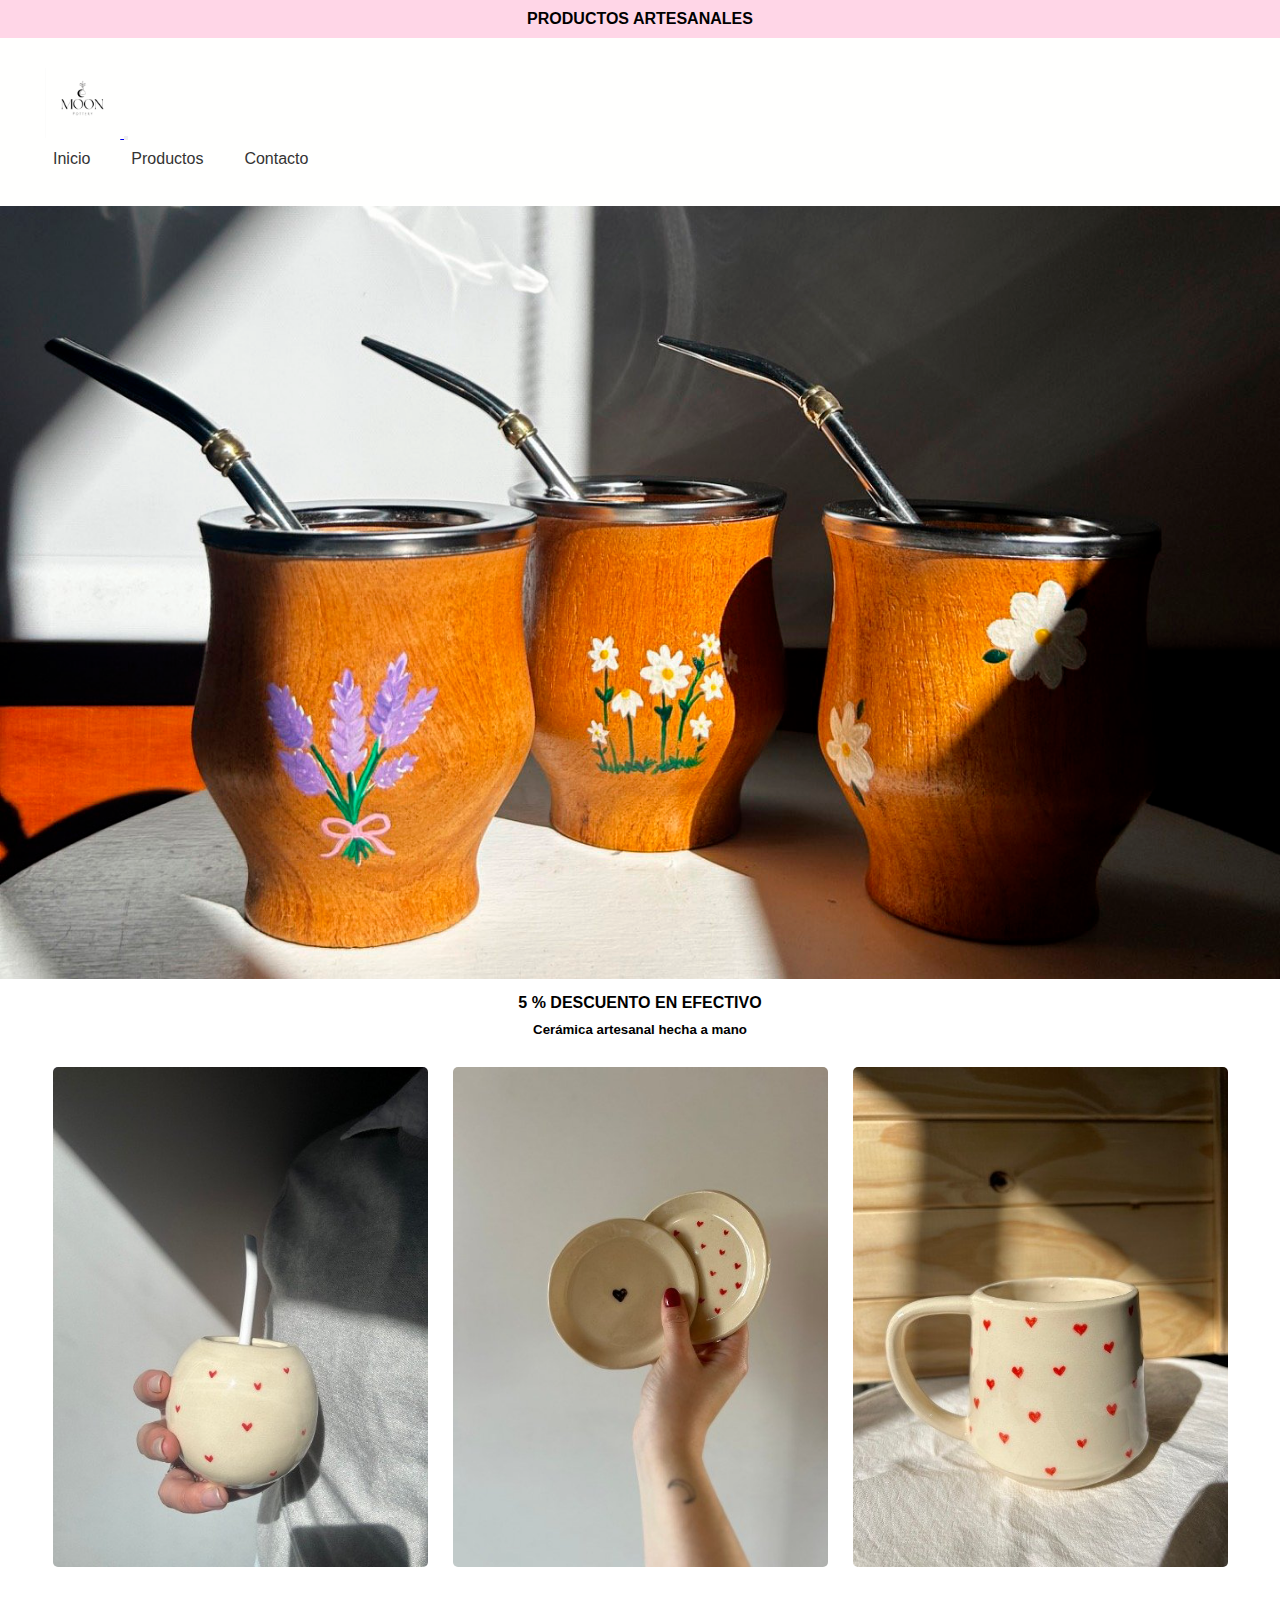
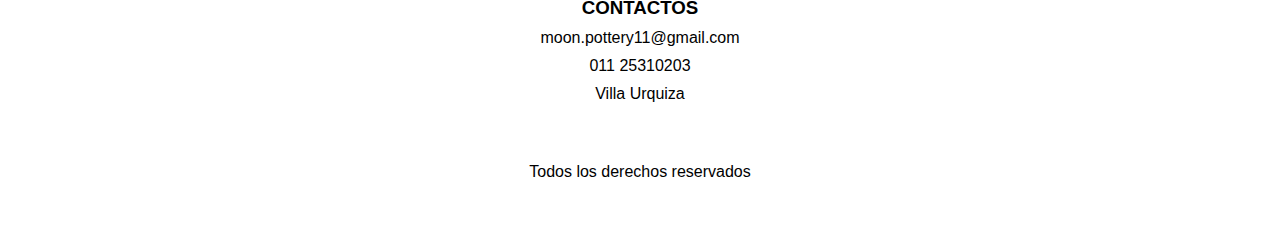
<file: index.html>
<!DOCTYPE html>
<html lang="en">
<head>
    <meta charset="UTF-8">
    <meta name="viewport" content="width=device-width, initial-scale=1.0">
    <!-- link bt -->
     <link href="https://cdn.jsdelivr.net/npm/bootstrap@5.3.8/dist/css/bootstrap.min.css" rel="stylesheet" integrity="sha384-sRIl4kxILFvY47J16cr9ZwB07vP4J8+LH7qKQnuqkuIAvNWLzeN8tE5YBujZqJLB" crossorigin="anonymous">
    <!-- link de mi css -->
     <link rel="stylesheet" href="CSS/Style.css">
     
    <title>Tienda Online - Moon Pottery</title>
</head>
<!--etiqueta para el banner principal  -->
<body> 

   <h1 class="banner-rosa">  PRODUCTOS ARTESANALES
</h1>

    <header>
        <!-- etiqueta para las img -->
        <nav class="navbar navbar-expand-lg navbar-light bg-rosa w-100">
  <div class="container-fluid">

    <!-- Logo a la izquierda -->
    <a class="navbar-brand" href="index.html">
      <img src="img/logo.png" height="60" alt="Moon Pottery">
    </a>

    <!-- Botón hamburguesa a la derecha -->
    <button class="navbar-toggler" type="button" data-bs-toggle="collapse" data-bs-target="#navbarNav" 
      aria-controls="navbarNav" aria-expanded="false" aria-label="Toggle navigation">
      <span class="navbar-toggler-icon"></span>
    </button>

    <!-- Menú alineado a la derecha -->
    <div class="collapse navbar-collapse justify-content-end" id="navbarNav">
      <ul class="navbar-nav">
        <li class="nav-item">
          <a class="nav-link" href="index.html">Inicio</a>
        </li>
        <li class="nav-item">
          <a class="nav-link" href="pages/productos.html">Productos</a>
        </li>
        <li class="nav-item">
          <a class="nav-link" href="pages/contacto.html">Contacto</a>
        </li>
      </ul>
    </div>

  </div>
</nav>

    </header>

    <!-- etiqueta para el contenido principal -->
     <main>
        <!-- titulo de mi pagina -->

         <!-- imagenes de portada  -->
          <img src="img/portada.jpg" alt="portada moon pottery" class="portada">
          
         <!-- CSS, estilos en lineas -->
         
         <h4> 5 % DESCUENTO EN EFECTIVO </h4>
         <h5> Cerámica artesanal hecha a mano</h5>

         <!-- imagenes de producto  -->
          
         <div class="contenedor-imagenes">
            
          <img src="img/mate.jpg" alt="">
          <img src="img/platos.jpg" alt="">
          <img src="img/taza.jpg" alt="">
          </div>

     </main>
     <!-- datos de contacto -->
      <section class="productos">
        <article>
        <h3>CONTACTOS</h3>
            <p>moon.pottery11@gmail.com</p>
             <p> 011 25310203</p> 
              <p>Villa Urquiza</p> 
        </article>
      </section>

    <!-- etiqueta para el pie de pagina -->
     <footer>
        <p style="text-align: center; font-family: Arial, Helvetica, sans-serif;margin: 30px;"> Todos los derechos reservados</p>
    </footer>

<!-- script js -->
 <script src="https://cdn.jsdelivr.net/npm/bootstrap@5.3.8/dist/js/bootstrap.bundle.min.js" integrity="sha384-FKyoEForCGlyvwx9Hj09JcYn3nv7wiPVlz7YYwJrWVcXK/BmnVDxM+D2scQbITxI" crossorigin="anonymous"></script>
</body>
</html>
</file>
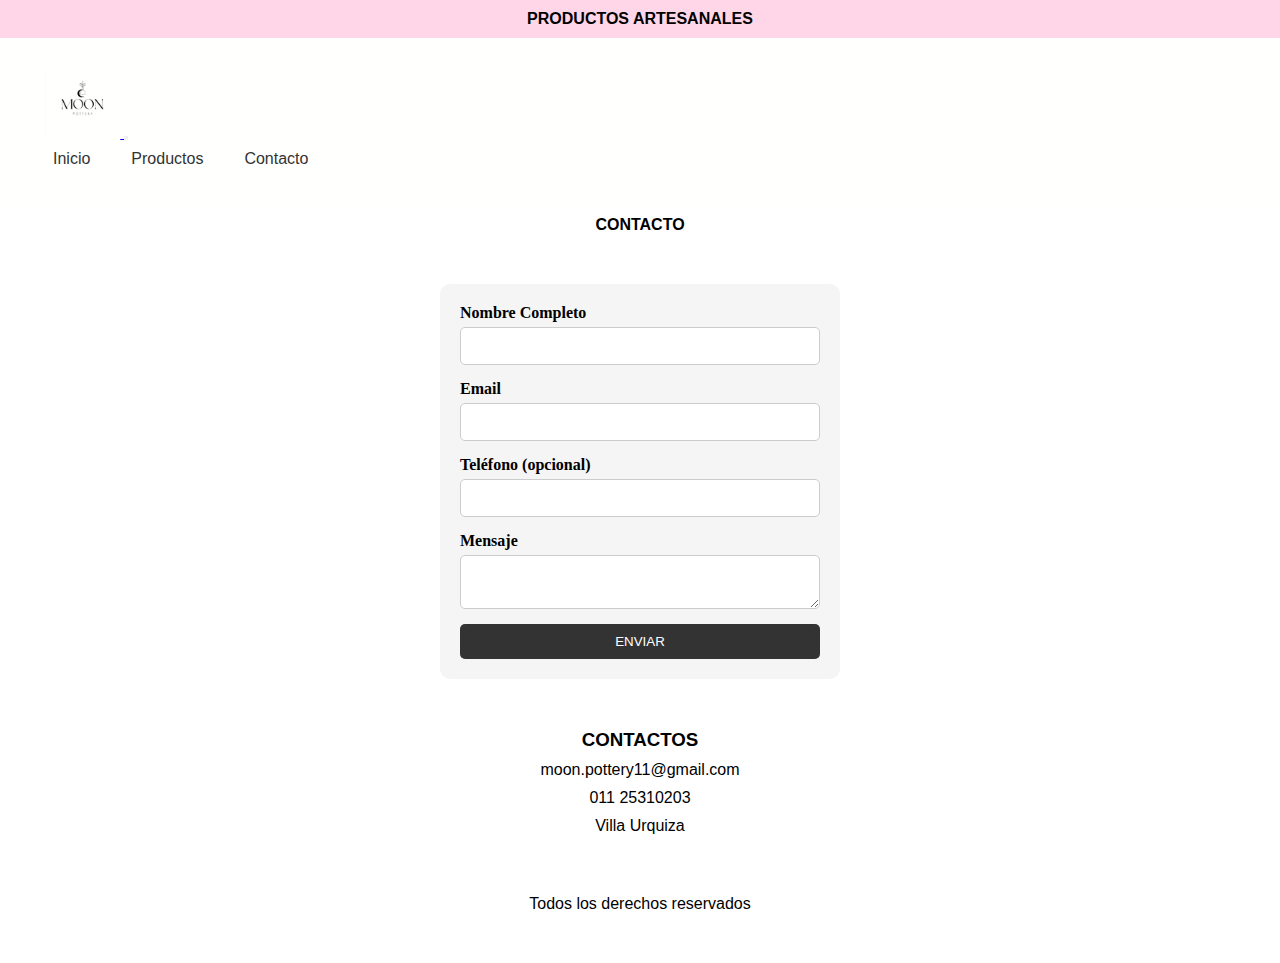
<file: pages/contacto.html>
<!DOCTYPE html>
<html lang="en">
<head>
    <meta charset="UTF-8">
    <meta name="viewport" content="width=device-width, initial-scale=1.0">
     <!-- link bt -->
      <link href="https://cdn.jsdelivr.net/npm/bootstrap@5.3.8/dist/css/bootstrap.min.css" rel="stylesheet" integrity="sha384-sRIl4kxILFvY47J16cr9ZwB07vP4J8+LH7qKQnuqkuIAvNWLzeN8tE5YBujZqJLB" crossorigin="anonymous">
    <link rel="stylesheet" href="../CSS/Style.css">
       <title>Contacto</title>
</head>
 <!--etiqueta para el banner principal  -->
<body>
   <h1 class="banner-rosa">  PRODUCTOS ARTESANALES
</h1>
   
    <header>
        <!-- etiqueta para las img -->
        <nav class="navbar navbar-expand-lg navbar-light bg-rosa w-100">
  <div class="container-fluid">

    <!-- Logo a la izquierda -->
    <a class="navbar-brand" href="../index.html">
      <img src="../img/logo.png" height="60" alt="Moon Pottery">
    </a>

    <!-- Botón hamburguesa a la derecha -->
    <button class="navbar-toggler" type="button" data-bs-toggle="collapse" data-bs-target="#navbarNav" 
      aria-controls="navbarNav" aria-expanded="false" aria-label="Toggle navigation">
      <span class="navbar-toggler-icon"></span>
    </button>

    <!-- Menú alineado a la derecha -->
    <div class="collapse navbar-collapse justify-content-end" id="navbarNav">
      <ul class="navbar-nav">
        <li class="nav-item">
          <a class="nav-link" href="../index.html">Inicio</a>
        </li>
        <li class="nav-item">
          <a class="nav-link" href="../pages/productos.html">Productos</a>
        </li>
        <li class="nav-item">
          <a class="nav-link" href="../pages/contacto.html">Contacto</a>
        </li>
      </ul>
    </div>

  </div>
</nav>

    </header>

    <!-- etiqueta para el contenido principal -->
    <main>
    <h4>CONTACTO</h4>

    <form class="formulario">
        <div class="form-group">
            <label for="nombre">Nombre Completo</label>
            <input type="text" id="nombre" class="mi-input">
        </div>

        <div class="form-group">
            <label for="email">Email</label>
            <input type="text" id="email" class="mi-input">
        </div>

        <div class="form-group">
            <label for="telefono">Teléfono (opcional)</label>
            <input type="text" id="telefono" class="mi-input">
        </div>

        <div class="form-group">
            <label for="mensaje">Mensaje</label>
            <textarea id="mensaje" class="mi-input"></textarea>
        </div>

        <button class="mi-boton">ENVIAR</button>
    </form>
</main>

     <!-- datos de contacto -->
      <section class="productos">
        <article>
        <h3>CONTACTOS</h3>
            <p>moon.pottery11@gmail.com</p>
            <p> 011 25310203</p> 
            <p>Villa Urquiza</p> 
        </article>
      </section>

    <!-- etiqueta para el pie de pagina -->
     <footer>
        <p style="text-align: center;font-family: Arial, Helvetica, sans-serif;margin: 30px;"> Todos los derechos reservados</p>
    </footer>
    <!-- script js -->
     <script src="https://cdn.jsdelivr.net/npm/bootstrap@5.3.8/dist/js/bootstrap.bundle.min.js" integrity="sha384-FKyoEForCGlyvwx9Hj09JcYn3nv7wiPVlz7YYwJrWVcXK/BmnVDxM+D2scQbITxI" crossorigin="anonymous"></script>
</body>
</html>
</file>
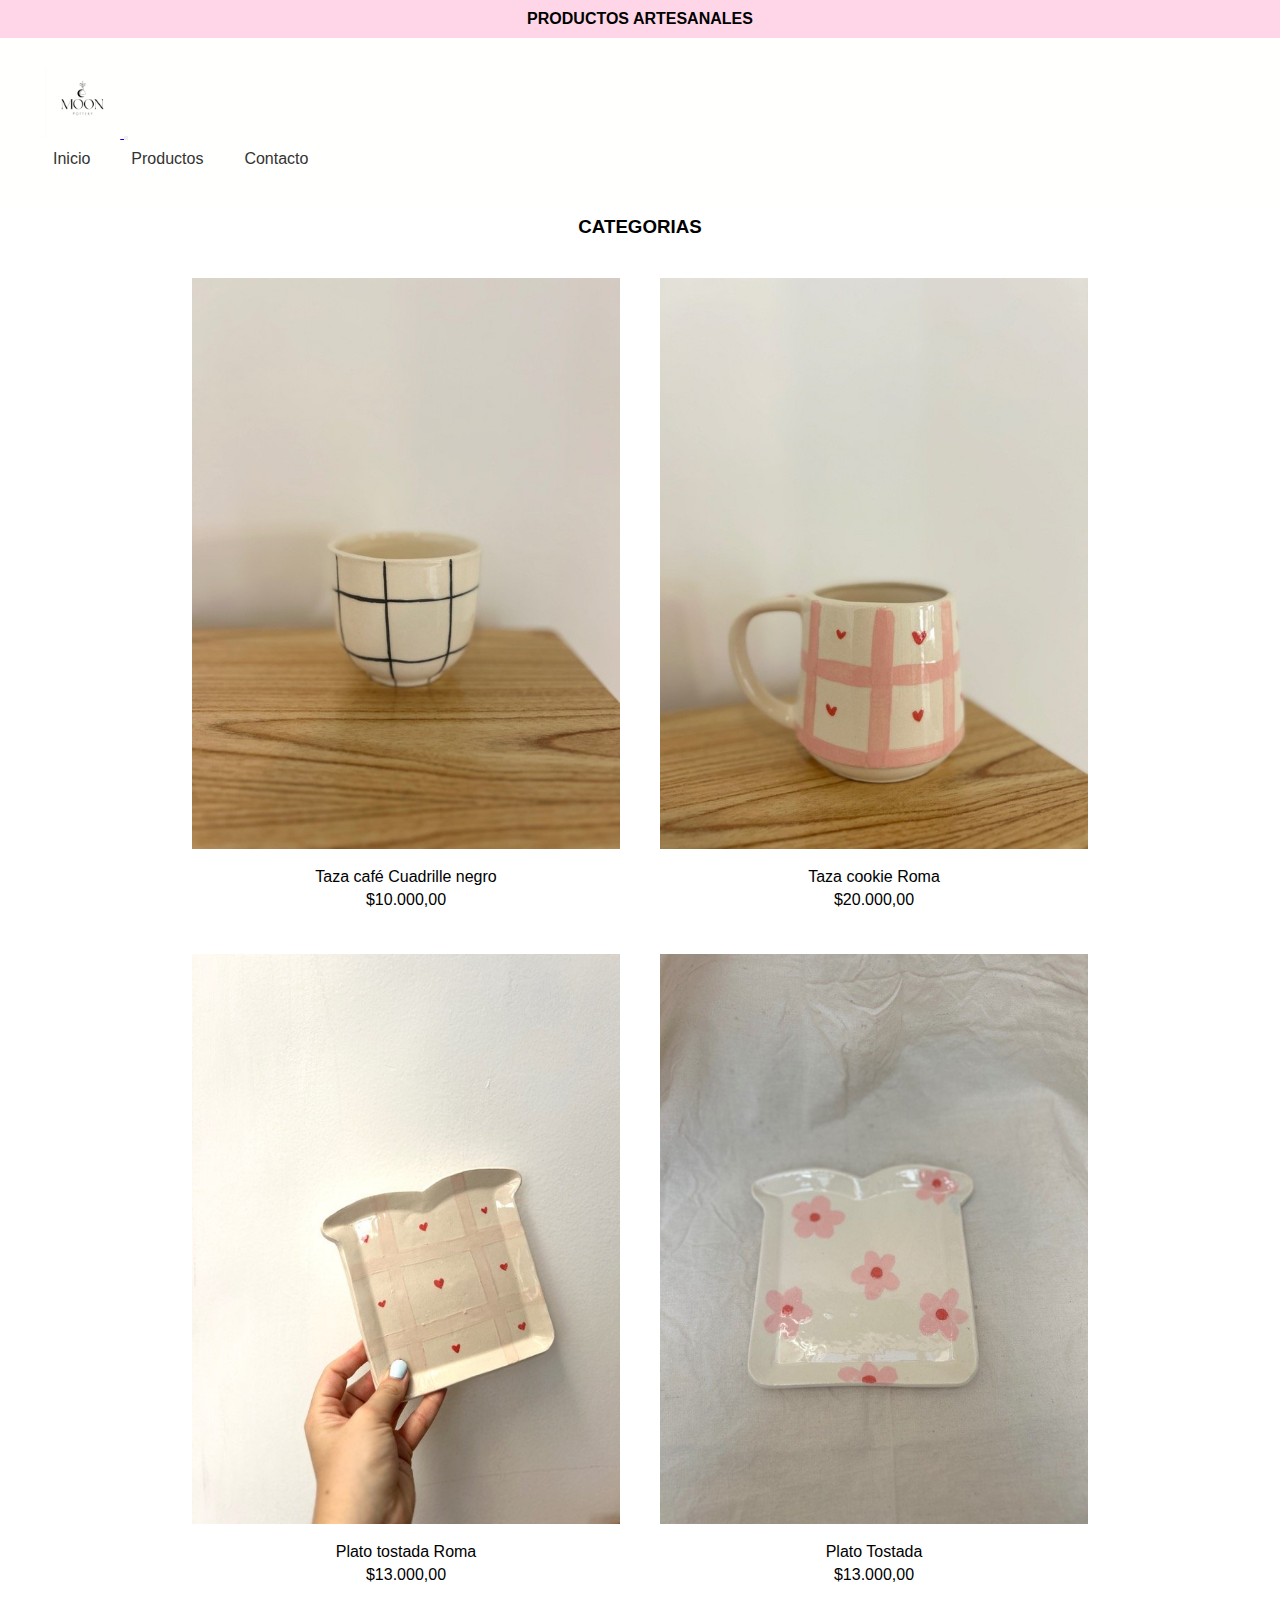
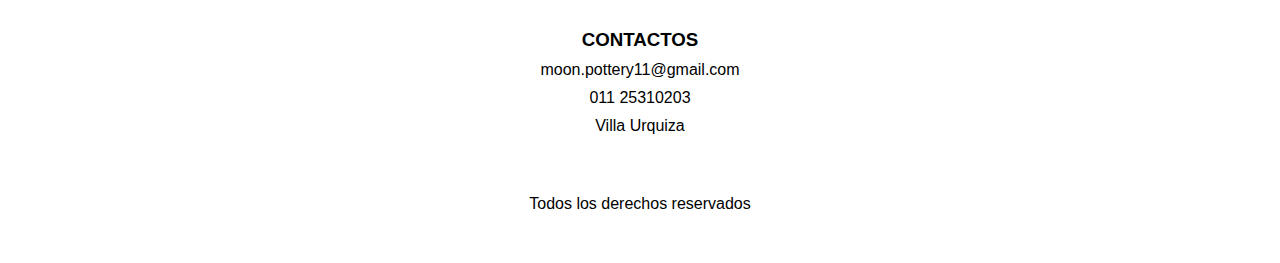
<file: pages/productos.html>
<!DOCTYPE html>
<html lang="en">
<head>
    <meta charset="UTF-8">
    <meta name="viewport" content="width=device-width, initial-scale=1.0">
     <!-- link bt -->
      <link href="https://cdn.jsdelivr.net/npm/bootstrap@5.3.8/dist/css/bootstrap.min.css" rel="stylesheet" integrity="sha384-sRIl4kxILFvY47J16cr9ZwB07vP4J8+LH7qKQnuqkuIAvNWLzeN8tE5YBujZqJLB" crossorigin="anonymous">
    <link rel="stylesheet" href="../CSS/Style.css">
    <title>Productos</title>
</head>
<!--etiqueta para el banner principal  -->
<body>
   <h1 class="banner-rosa">  PRODUCTOS ARTESANALES
</h1>

      <header>
        <!-- etiqueta para las img -->
        <nav class="navbar navbar-expand-lg navbar-light bg-rosa w-100">
  <div class="container-fluid">

    <!-- Logo a la izquierda -->
    <a class="navbar-brand" href="../index.html">
      <img src="../img/logo.png" height="60" alt="Moon Pottery">
    </a>

    <!-- Botón hamburguesa a la derecha -->
    <button class="navbar-toggler" type="button" data-bs-toggle="collapse" data-bs-target="#navbarNav" 
      aria-controls="navbarNav" aria-expanded="false" aria-label="Toggle navigation">
      <span class="navbar-toggler-icon"></span>
    </button>

    <!-- Menú alineado a la derecha -->
    <div class="collapse navbar-collapse justify-content-end" id="navbarNav">
      <ul class="navbar-nav">
        <li class="nav-item">
          <a class="nav-link" href="../index.html">Inicio</a>
        </li>
        <li class="nav-item">
          <a class="nav-link" href="../pages/productos.html">Productos</a>
        </li>
        <li class="nav-item">
          <a class="nav-link" href="../pages/contacto.html">Contacto</a>
        </li>
      </ul>
    </div>

  </div>
</nav>

    </header>

    <!-- etiqueta para el contenido principal -->
     <main>
        <!-- titulo de mi pagina -->
         
         <h3> CATEGORIAS </h3>
        

         <!-- imagenes de producto  -->
         
         <div class="contenedor-productos">

            <div class="producto">
          <img src="../img/PRODUCTO1.jpg" alt="producto 1">
                    <!--  detalle de producto -->
          <p> Taza café Cuadrille negro</p>
          <p> $10.000,00 </p>
         </div>


         <div class="producto">
          <img src="../img/PRODUCTO2.jpg" alt="">
          <!--  detalle de producto -->
          <p> Taza cookie Roma</p>
          <p> $20.000,00 </p>
          </div>


           <div class="producto">
          <img src="../img/PRODUCTO3.jpg" alt="">

          <!-- detalle de producto -->
          <p> Plato tostada Roma</p>
          <p> $13.000,00 </p>
          </div>

          <div class="producto">

          <img src="../img/PRODUCTO4.jpg" alt="">

          <!--  detalle de producto -->
          <p> Plato Tostada</p>
          <p> $13.000,00 </p>
         </div> 
       

     </main>
     <!-- etiqueta de contenido generico -->
      <section class="productos">

        <article>
            
            <h3>CONTACTOS</h3>
            <p>moon.pottery11@gmail.com</p>
            <p> 011 25310203</p> 
            <p>Villa Urquiza</p> 
        </article>
      </section>

    <!-- etiqueta para el pie de pagina -->
     <footer>
        <p style="text-align: center;font-family: Arial, Helvetica, sans-serif;margin: 30px;"> Todos los derechos reservados</p>
    </footer>
    <!-- script js -->
     <script src="https://cdn.jsdelivr.net/npm/bootstrap@5.3.8/dist/js/bootstrap.bundle.min.js" integrity="sha384-FKyoEForCGlyvwx9Hj09JcYn3nv7wiPVlz7YYwJrWVcXK/BmnVDxM+D2scQbITxI" crossorigin="anonymous"></script>
</body>
</html>
</file>
<file: CSS/Style.css>
/* lineas de comentario en css*/

/*  box-model */
/* margin - padding */

/* RESET */
*{ margin: 0;
  padding: 0;
  box-sizing: border-box;
}

.banner-rosa {
  background-color: #ffd6e7;
  font-family: Helvetica, Arial, sans-serif;
  font-size: medium;
    text-align: center;
  padding: 10px;
  box-sizing: border-box
  }

/* estilos de header */

.navbar-brand img {
  height: 70px; /* logo más grande */
}

.nav-link {
  font-family: Helvetica, Arial, sans-serif;
  font-weight: 500;
}

.navbar {
  padding: 15px 30px;
}



/* Imagen de portada responsive */
.portada {
    width: 100%;      /* ocupa todo el ancho disponible */
    height: auto;     /* mantiene proporción original */
    display: block;   /* elimina espacio extra debajo de la imagen */
}

   /* estilo de main */
  
 /*  mediante CLASS */

 h4, h5, h3, p {
  text-align: center;
  font-family: Arial, Helvetica, sans-serif;
  margin: 10px;
}
.contenedor-productos {
   display: grid;
  grid-template-columns: repeat(2, 2fr);
  gap: 40px;
  width: 70%;
  margin: 40px auto;
}

.producto {
    width: center;
    text-align: center;
    font-family: Arial, Helvetica, sans-serif;
}

.producto img {
    width: 100%;
    height: auto;
    margin-bottom: 10px;
}

.producto p {
    margin: 5px 0;
}

.contenedor-imagenes {
  display: flex; /* Esto las pone en fila */
  justify-content: center; /* Centra las imágenes si hay espacio */
  gap: 30px; /* Espacio entre las imágenes (opcional) */
}

.contenedor-imagenes img {
  width: 30%; /* Para 3 imágenes, cada una ocupa ~33%, 30% da margen */
  height: auto; /* Mantiene la proporción */
  margin: 5px; /* Añade un pequeño margen lateral para separación */
  /* Si quieres que se ajusten perfectamente a 33.3% sin espacio: */
  /* width: 33.33%; */
}

.formulario {
    width: 400px;          /* ancho del formulario */
    margin: 50px auto;     /* centrado horizontal */
    padding: 20px;
    background-color: #f5f5f5;
    border-radius: 10px;
    display: flex;
    flex-direction: column;
    gap: 15px;
}

.form-group {
    display: flex;
    flex-direction: column; /* label arriba, input debajo */
}

.form-group label {
    margin-bottom: 5px;
    font-weight: bold;
}

.mi-input {
    padding: 10px;
    border: 1px solid #ccc;
    border-radius: 5px;
    font-size: 14px;
}

.mi-boton {
    padding: 10px;
    background-color: #333;
    color: #fff;
    border: none;
    border-radius: 5px;
    cursor: pointer;
}

.mi-boton:hover {
    background-color: #555;
}

/* estilos para mobile */

/* Header */
header {
  display: flex;
  flex-direction: column;   /* vertical en mobile */
  align-items: center;
  padding: 15px;
  gap: 10px;
  background-color: #FFFFFE;
}

/* Logo */
.logo {
  width: 100px;
  height: auto;
}

/* Nav */
nav ul {
  list-style: none;
  display: flex;
  flex-direction: column;   /* menú vertical */
  gap: 10px;
  text-align: center;
}

nav ul li a {
  text-decoration: none;
  color: #333;
  font-family: Arial, Helvetica, sans-serif;
  font-weight: bold;
  padding: 8px;
  display: block;
}

/* Portada */
.portada {
  width: 100%;
  height: auto;
  display: block;
  margin-bottom: 15px;
}

/* Textos */
h4, h5, h3, p {
  text-align: center;
  font-family: Arial, Helvetica, sans-serif;
  margin: 10px;
}

/* Productos */
.contenedor-imagenes {
  display: flex;
  flex-direction: column;   /* 1 columna en mobile */
  gap: 15px;
  padding: 15px;
}

.contenedor-imagenes img {
  width: 100%;
  height: auto;
  border-radius: 5px;
}

/* Footer */
footer {
  padding: 20px;
  text-align: center;
}

@media (max-width: 768px) {
  .contenedor-productos {
    grid-template-columns: 1fr;
  }
}


/* estilos para desktop */

@media (min-width: 768px) {

  header {
    flex-direction: row;        /* horizontal en desktop */
    justify-content: space-between;
  }

  nav ul {
    flex-direction: row;        /* menú horizontal */
    gap: 25px;
  }

  .contenedor-imagenes {
    flex-direction: row;        /* productos en fila */
    justify-content: center;
  }

  .contenedor-imagenes img {
    width: 30%;
  }
}
</file>
